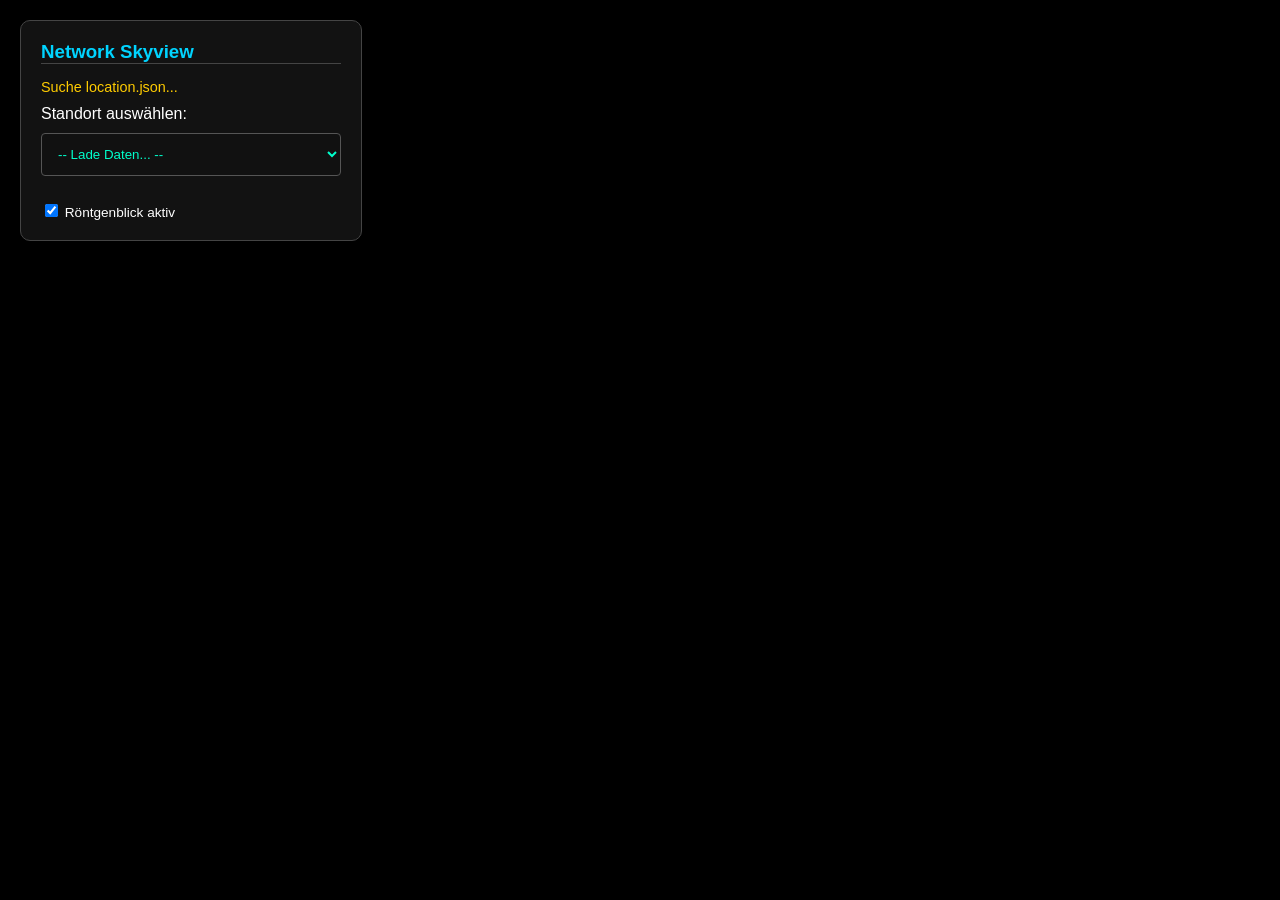
<file: 3d-maps/Cesium_Ion/index.html>
<!DOCTYPE html>
<html lang="de">
<head>
  <meta charset="utf-8">
  <title>Mine-Net Control Center | Final POC</title>
  <script src="https://cesium.com/downloads/cesiumjs/releases/1.115/Build/Cesium/Cesium.js"></script>
  <link href="https://cesium.com/downloads/cesiumjs/releases/1.115/Build/Cesium/Widgets/widgets.css" rel="stylesheet">
  <style>
    body { margin: 0; padding: 0; overflow: hidden; background: #000; font-family: 'Segoe UI', sans-serif; }
    #cesiumContainer { width: 100%; height: 100vh; }
    
    #ui-panel {
      position: absolute; top: 20px; left: 20px; z-index: 100;
      background: rgba(20, 20, 20, 0.95); color: white; padding: 20px;
      border: 1px solid #444; border-radius: 10px; width: 300px;
      box-shadow: 0 10px 30px rgba(0,0,0,0.5);
    }
    h3 { margin: 0 0 15px 0; color: #00d4ff; border-bottom: 1px solid #444; }
    select { 
      width: 100%; padding: 12px; margin: 10px 0; 
      background: #111; color: #00ffcc; border: 1px solid #555; border-radius: 4px;
    }
    .btn-main {
      width: 100%; padding: 12px; background: #00d4ff; color: #000; 
      border: none; border-radius: 4px; font-weight: bold; cursor: pointer;
      margin-top: 10px; display: none; /* Wird sichtbar wenn Standort gewählt */
    }
    #loading-hint { color: #ffcc00; font-size: 0.9em; margin-bottom: 10px; }
  </style>
</head>
<body>

  <div id="ui-panel">
    <h3>Network Skyview</h3>
    <div id="loading-hint">Suche location.json...</div>
    
    <label>Standort auswählen:</label>
    <select id="site-select"><option value="">-- Lade Daten... --</option></select>

    <button id="jump-to-threejs" class="btn-main">DETAILLIERTE INNENANSICHT</button>

    <div style="margin-top: 15px; font-size: 0.85em;">
      <input type="checkbox" id="xray-toggle" checked> <label>Röntgenblick aktiv</label>
    </div>
  </div>

  <div id="cesiumContainer"></div>

  <script>
    // --- 1. TOKEN ---
    Cesium.Ion.defaultAccessToken = 'eyJhbGciOiJIUzI1NiIsInR5cCI6IkpXVCJ9.eyJqdGkiOiJiNjg5NjNlMy04ZmQ3LTQxNjgtYWM4Mi1mZjU1NmY4YjFmMGUiLCJpZCI6NDExMDM0LCJpYXQiOjE3NzQ4Mzk1MTF9.RQ_1e40iMuK3LpJnnB17Bu3wCNYwwqHgBzsi0mEfGgA';
    
    let viewer;
    let allSites = [];
    let selectedSiteId = null;

    async function initApp() {
      try {
        viewer = new Cesium.Viewer('cesiumContainer', {
          terrainProvider: await Cesium.CesiumTerrainProvider.fromIonAssetId(1),
          baseLayerPicker: false, geocoder: false, infoBox: true, selectionIndicator: true
        });

        // --- SANDBOX FIX ---
        if (viewer.infoBox) {
          viewer.infoBox.frame.setAttribute('sandbox', 'allow-same-origin allow-scripts allow-popups allow-forms');
        }

        viewer.scene.globe.depthTestAgainstTerrain = true;
        viewer.scene.globe.translucency.enabled = true;
        viewer.scene.screenSpaceCameraController.enableCollisionDetection = false;

        await loadData();
      } catch (error) {
        document.getElementById('loading-hint').innerText = "Fehler: Token oder Verbindung prüfen.";
      }
    }

    async function loadData() {
      // Wir suchen nacheinander nach beiden Dateinamen
      const fileNames = ['location.json', 'locations.json'];
      let foundFile = null;

      for (const name of fileNames) {
        try {
          const check = await fetch(`./${name}`);
          if (check.ok) { foundFile = name; break; }
        } catch(e) {}
      }

      if (!foundFile) {
        document.getElementById('loading-hint').innerHTML = "<span style='color:red;'>DATEI NICHT GEFUNDEN!</span><br>Prüfe: location.json im Ordner Cesium_Ion?";
        return;
      }

      try {
        const response = await fetch(`./${foundFile}?nocache=${Date.now()}`);
        allSites = await response.json();
        renderSites(allSites);
        document.getElementById('loading-hint').style.display = 'none';
      } catch (e) {
        document.getElementById('loading-hint').innerText = "JSON Syntax Fehler!";
      }
    }

    // Status → Cesium-Farbe
    const STATUS_COLOR = {
      ok:       Cesium.Color.fromCssColorString('#27ae60'),
      warning:  Cesium.Color.fromCssColorString('#e67e22'),
      critical: Cesium.Color.fromCssColorString('#e74c3c'),
      down:     Cesium.Color.fromCssColorString('#c0392b'),
      unknown:  Cesium.Color.fromCssColorString('#7f8c8d'),
    };

    function renderSites(sites) {
      const select = document.getElementById('site-select');
      select.innerHTML = '<option value="">-- Bitte wählen --</option>';

      sites.forEach((site, index) => {
        const sId   = site.id || `id-${index}`;
        const color = STATUS_COLOR[site.status] ?? STATUS_COLOR.unknown;

        const opt = document.createElement('option');
        opt.value = sId;
        opt.innerText = site.name || sId;
        select.appendChild(opt);

        // Marker auf der Karte  (coords: [lon, lat])
        const entity = viewer.entities.add({
          id: sId,
          name: site.name,
          position: Cesium.Cartesian3.fromDegrees(site.coords[0], site.coords[1], 0),
          description: `
            <div style="color:white;font-family:sans-serif;padding:4px">
               <p style="margin:4px 0">Typ: ${site.type || '–'}</p>
               <p style="margin:4px 0">Status: ${site.status || 'Unbekannt'}</p>
               <button onclick="openInternalView('${sId}')"
                 style="padding:8px;width:100%;margin-top:8px;
                        background:#00d4ff;color:#000;border:none;cursor:pointer;font-weight:bold;">
                 Innenansicht öffnen
               </button>
            </div>`,
          point: { pixelSize: 12, color, outlineColor: Cesium.Color.WHITE, outlineWidth: 1 }
        });

        // Untertage-Struktur
        if (site.type === 'mine' && site.sohlen) {
            site.sohlen.forEach(sohle => {
                if(sohle.nodes) {
                    sohle.nodes.forEach(node => {
                        const nodePos = Cesium.Cartesian3.fromDegrees(site.coords[0] + (node.offset ? node.offset[0] : 0), site.coords[1] + (node.offset ? node.offset[1] : 0), sohle.depth);
                        viewer.entities.add({
                            position: nodePos, parent: entity,
                            point: { pixelSize: 6, color: Cesium.Color.CYAN },
                            polyline: { positions: [Cesium.Cartesian3.fromDegrees(site.coords[0], site.coords[1], 0), nodePos], width: 1, material: Cesium.Color.CYAN.withAlpha(0.3) }
                        });
                    });
                }
            });
        }
      });
    }

    // --- EVENTS ---

    document.getElementById('site-select').addEventListener('change', (e) => {
      selectedSiteId = e.target.value;
      const entity = viewer.entities.getById(selectedSiteId);
      if (entity) {
        viewer.flyTo(entity, { offset: new Cesium.HeadingPitchRange(0, -0.5, 5000) });
        document.getElementById('jump-to-threejs').style.display = 'block';
      } else {
        document.getElementById('jump-to-threejs').style.display = 'none';
      }
    });

    document.getElementById('jump-to-threejs').addEventListener('click', () => {
      if (selectedSiteId) openInternalView(selectedSiteId);
    });

    window.openInternalView = function(id) {
      const site = allSites.find(s => (s.id || '') === id);
      const modelId = site?.modelId ?? '';
      window.location.href = `internal_view.html?id=${id}&modelId=${encodeURIComponent(modelId)}`;
    };

    document.getElementById('xray-toggle').addEventListener('change', (e) => {
      viewer.scene.globe.translucency.enabled = e.target.checked;
    });

    initApp();
  </script>
</body>
</html>
</file>
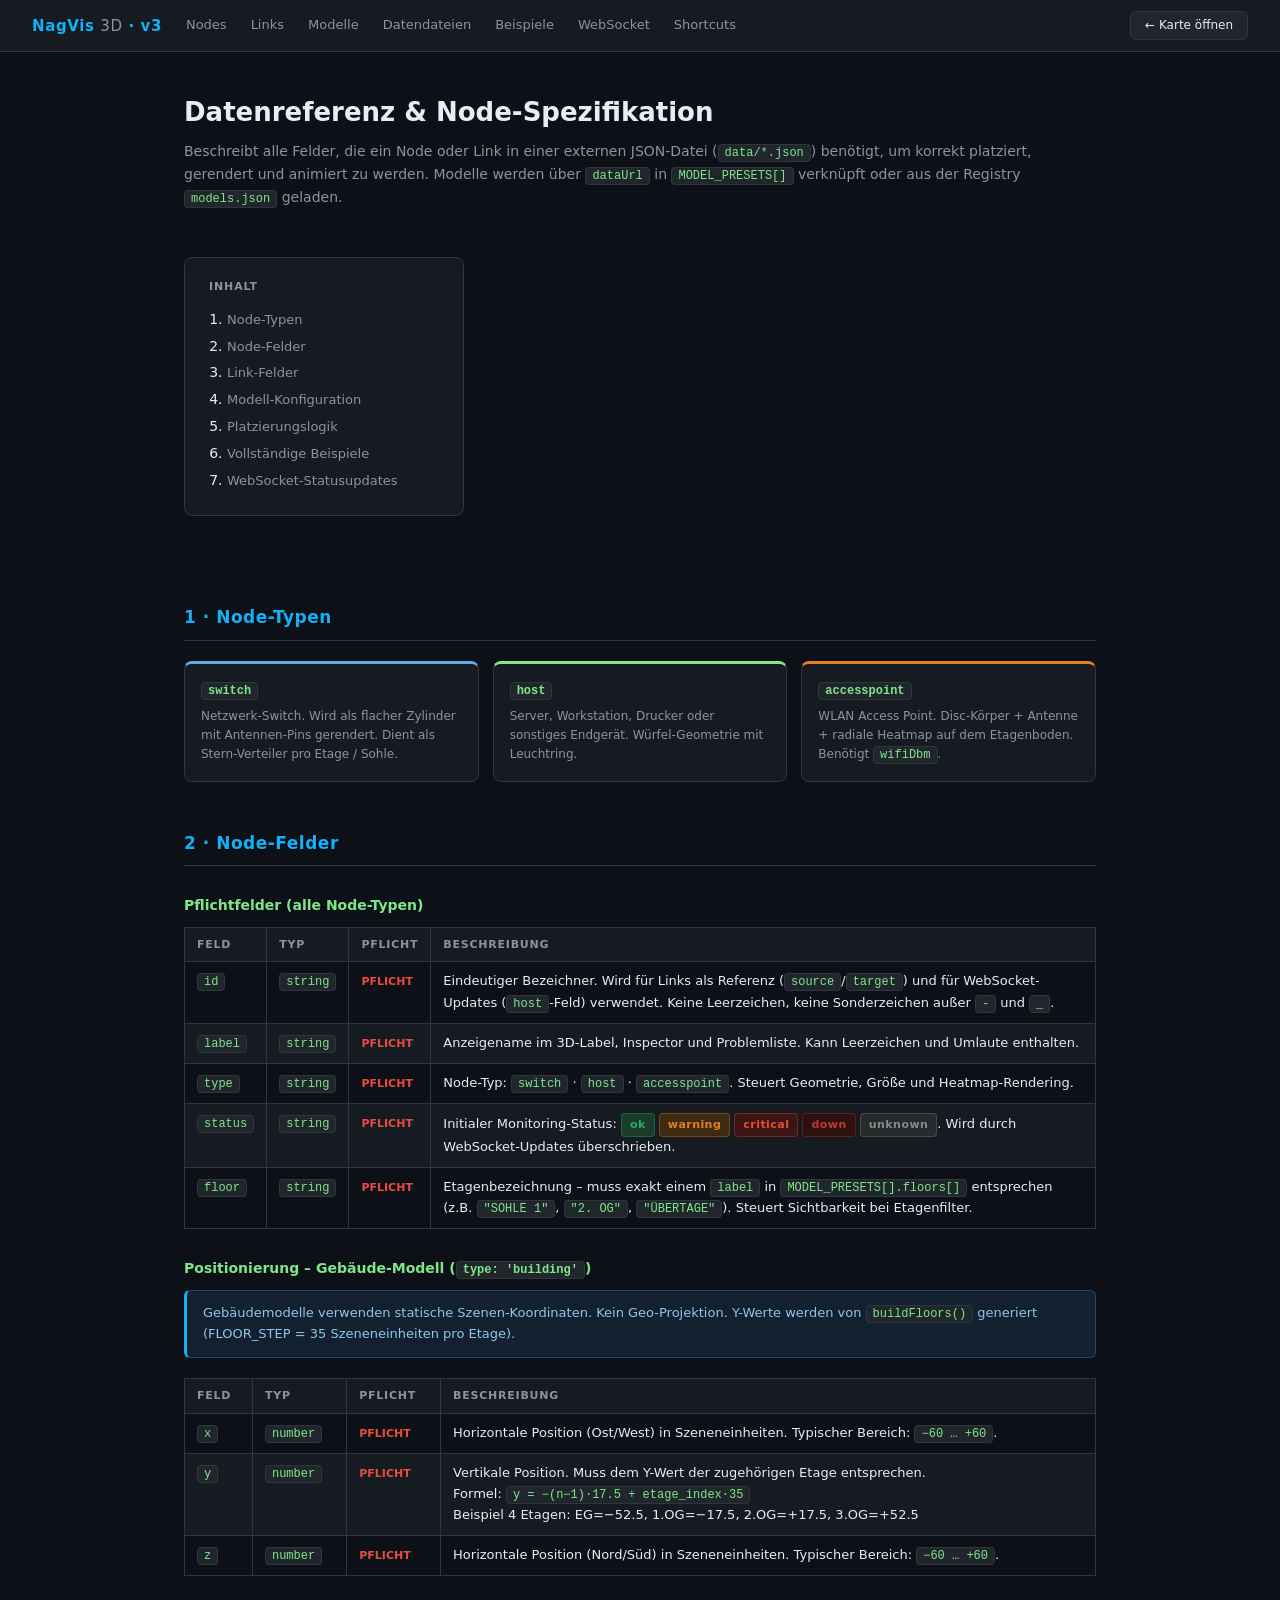
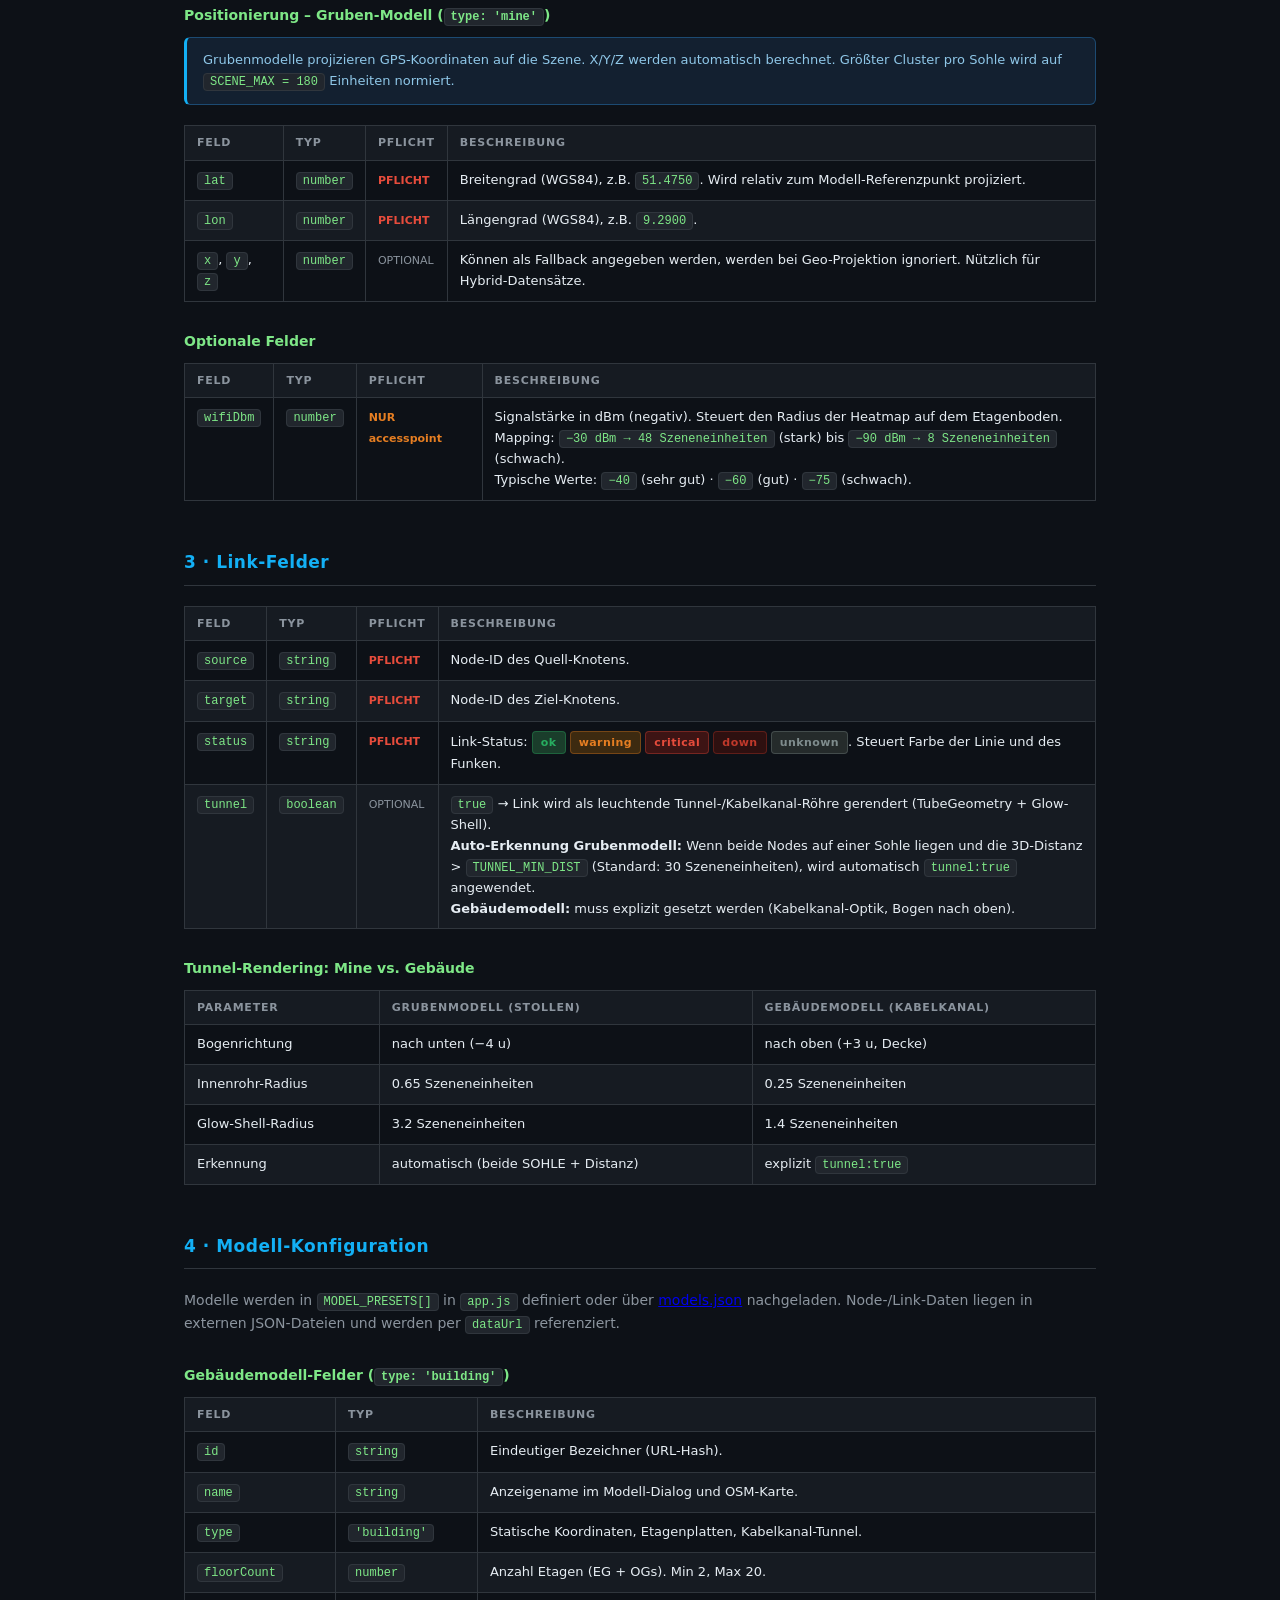
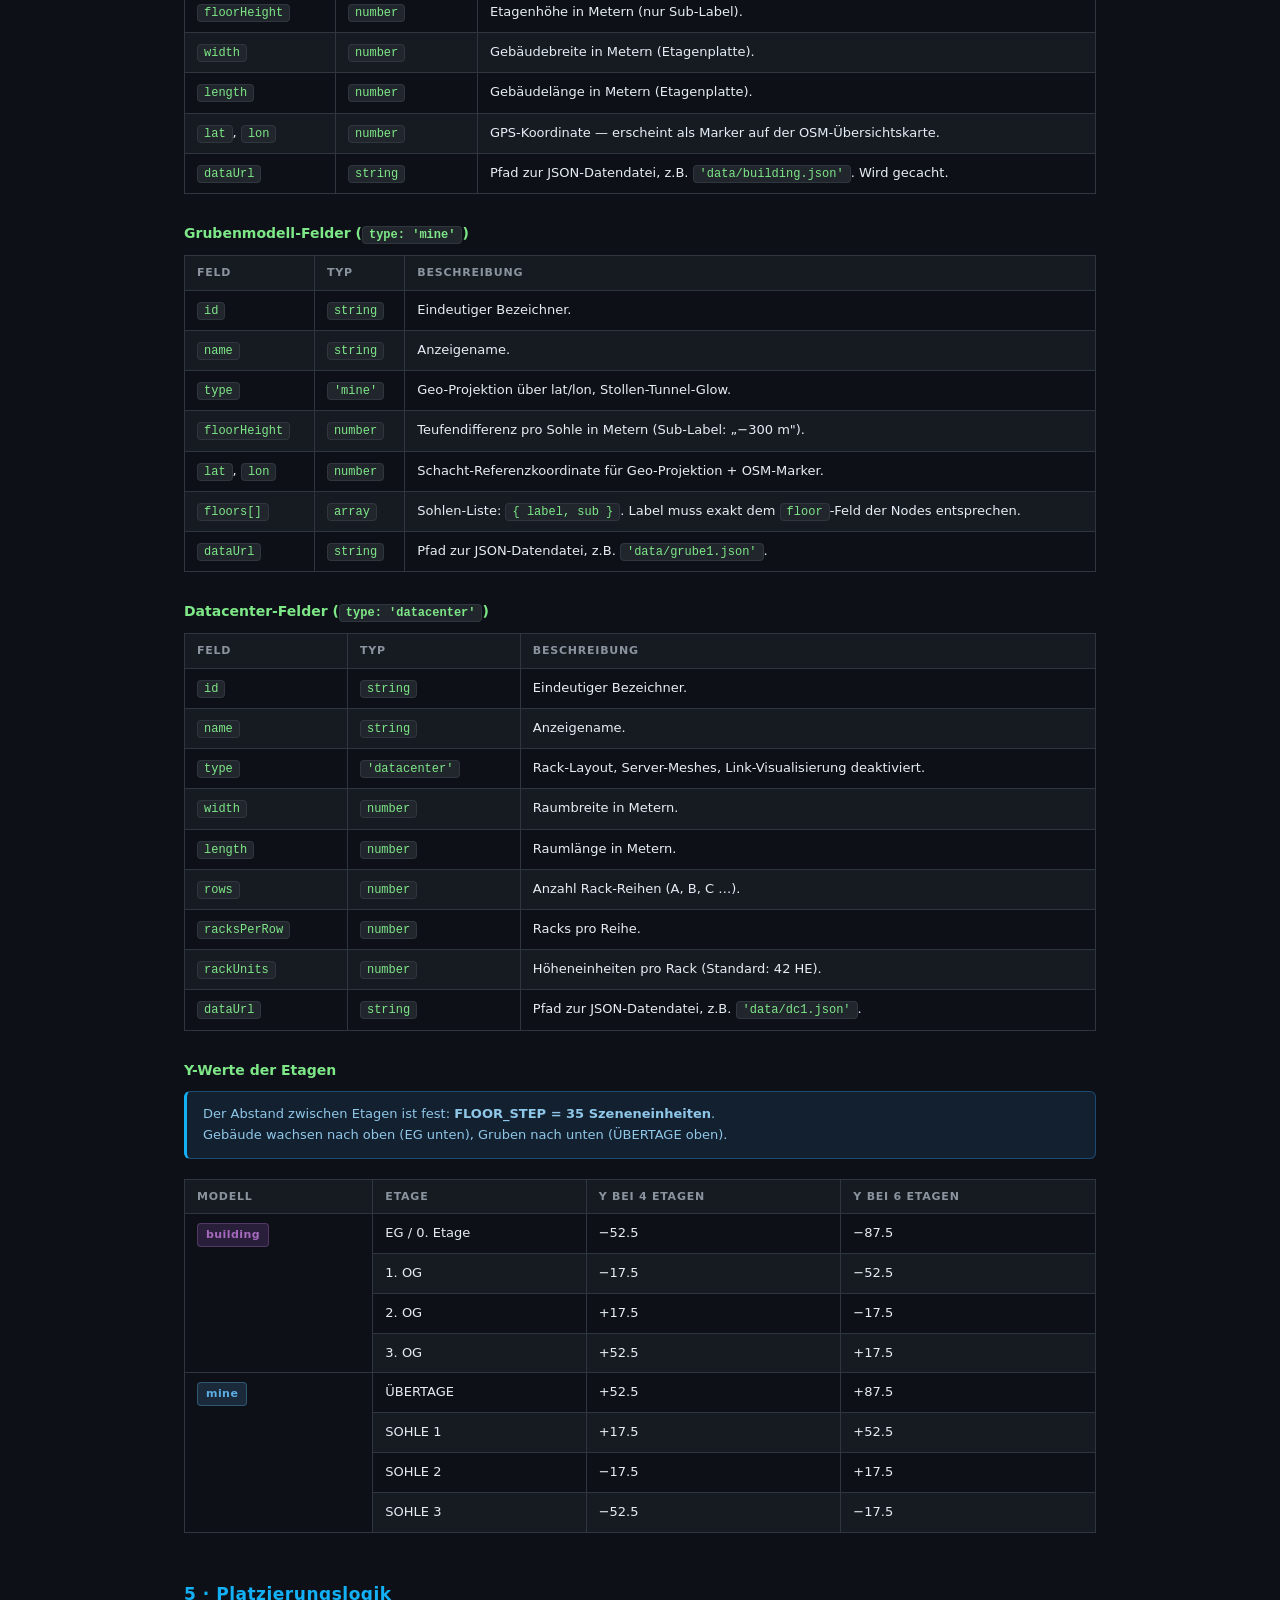
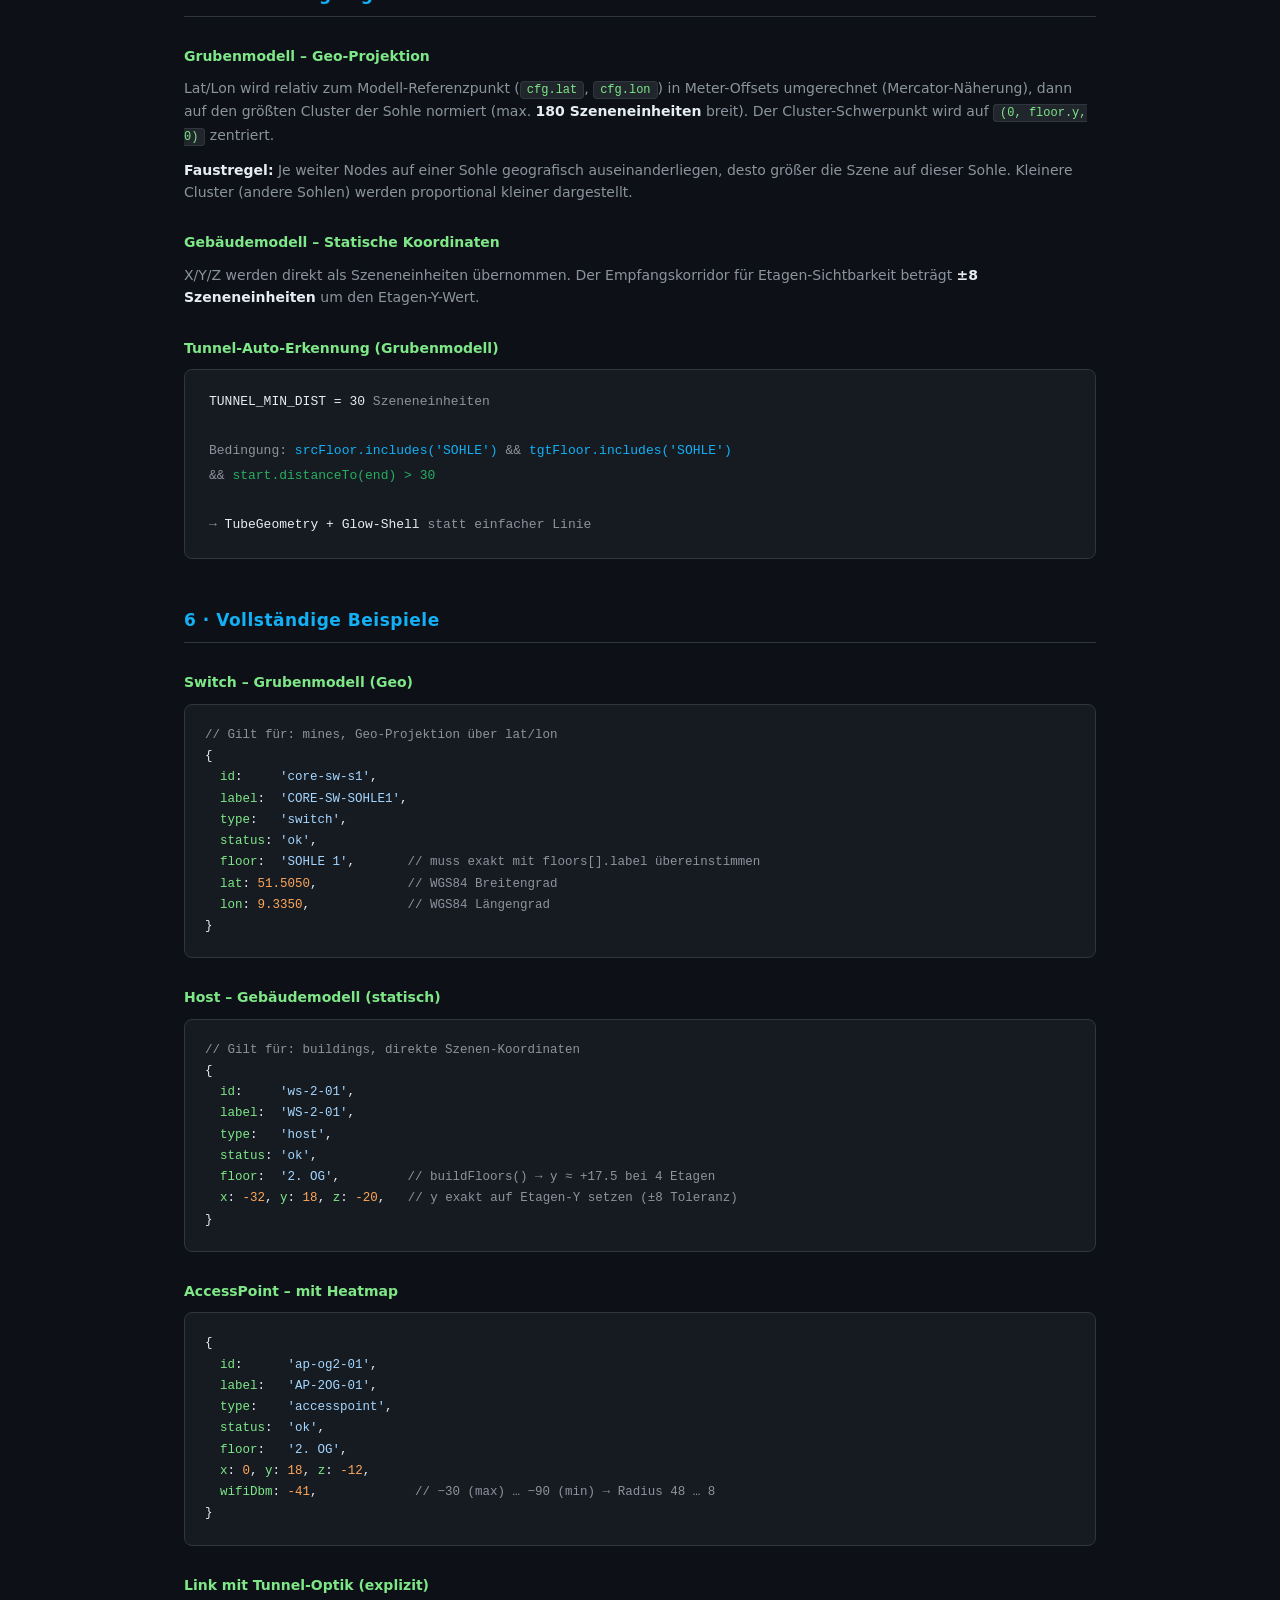
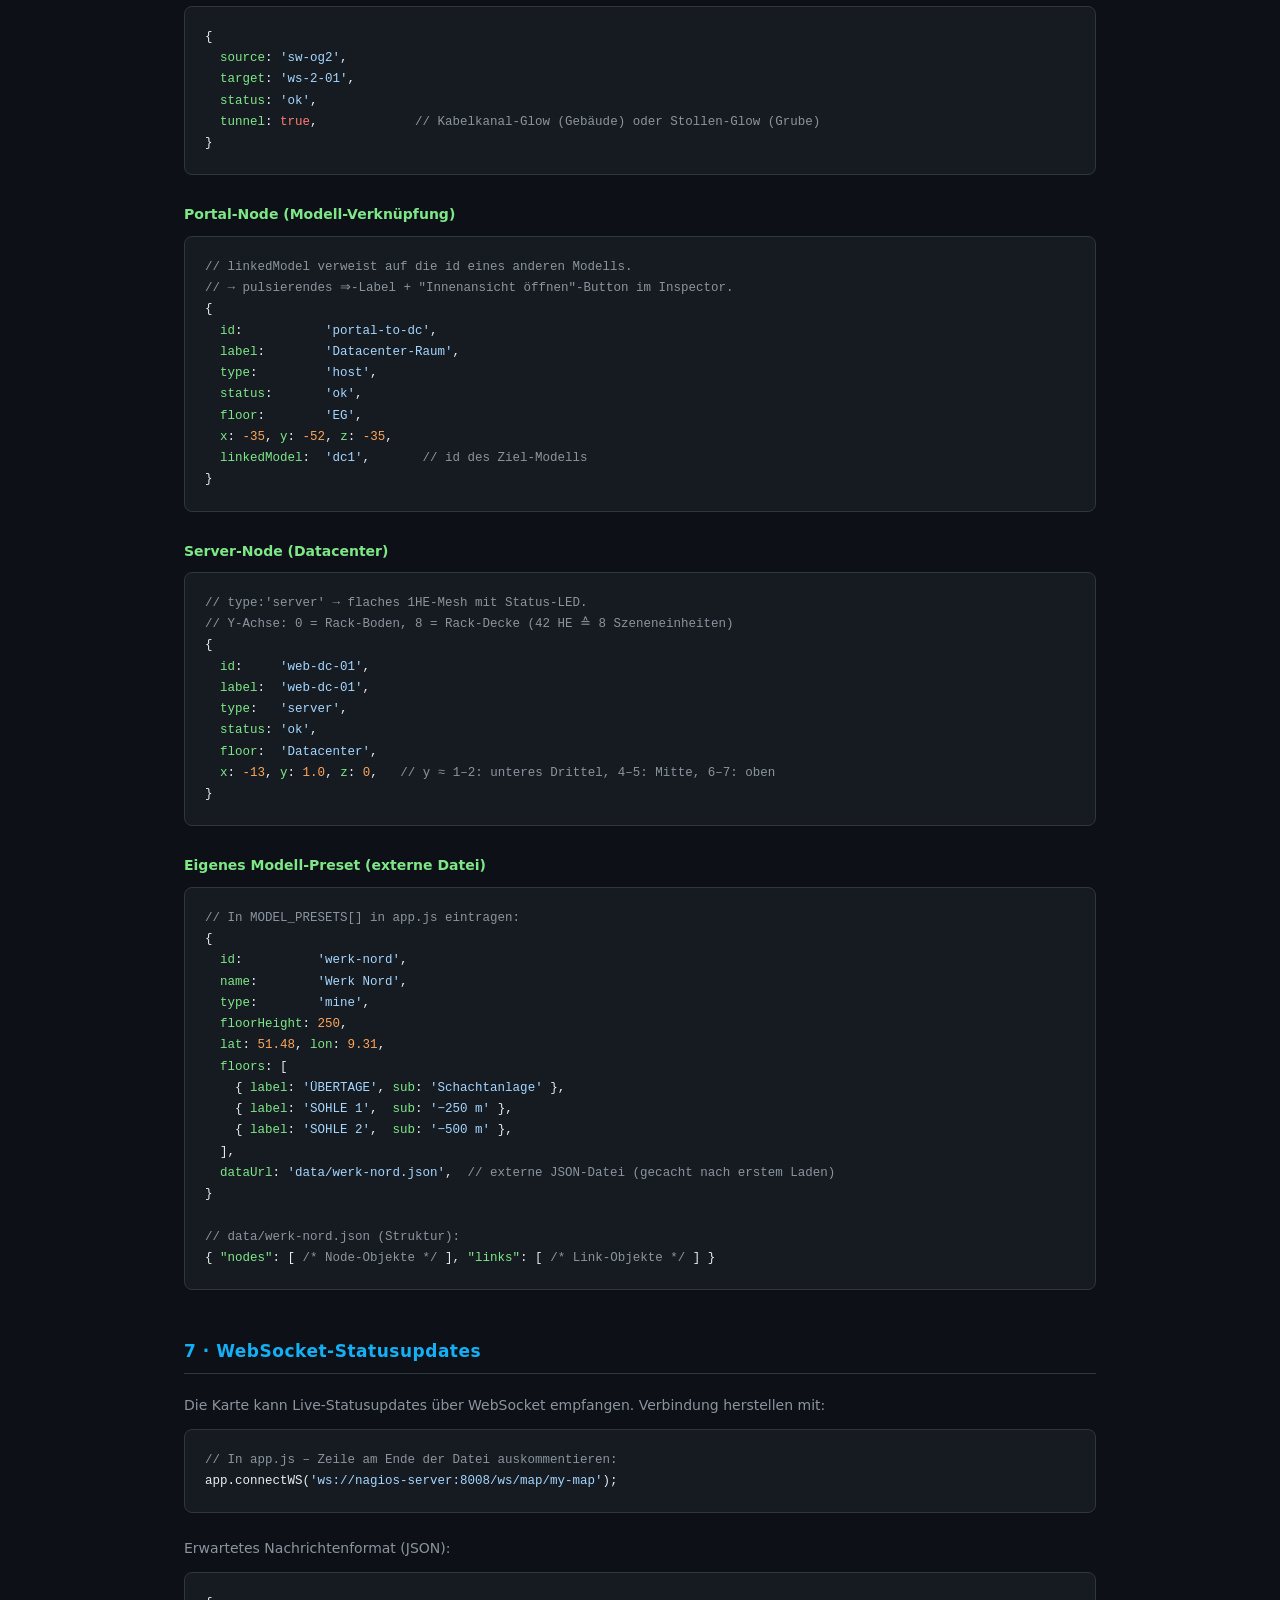
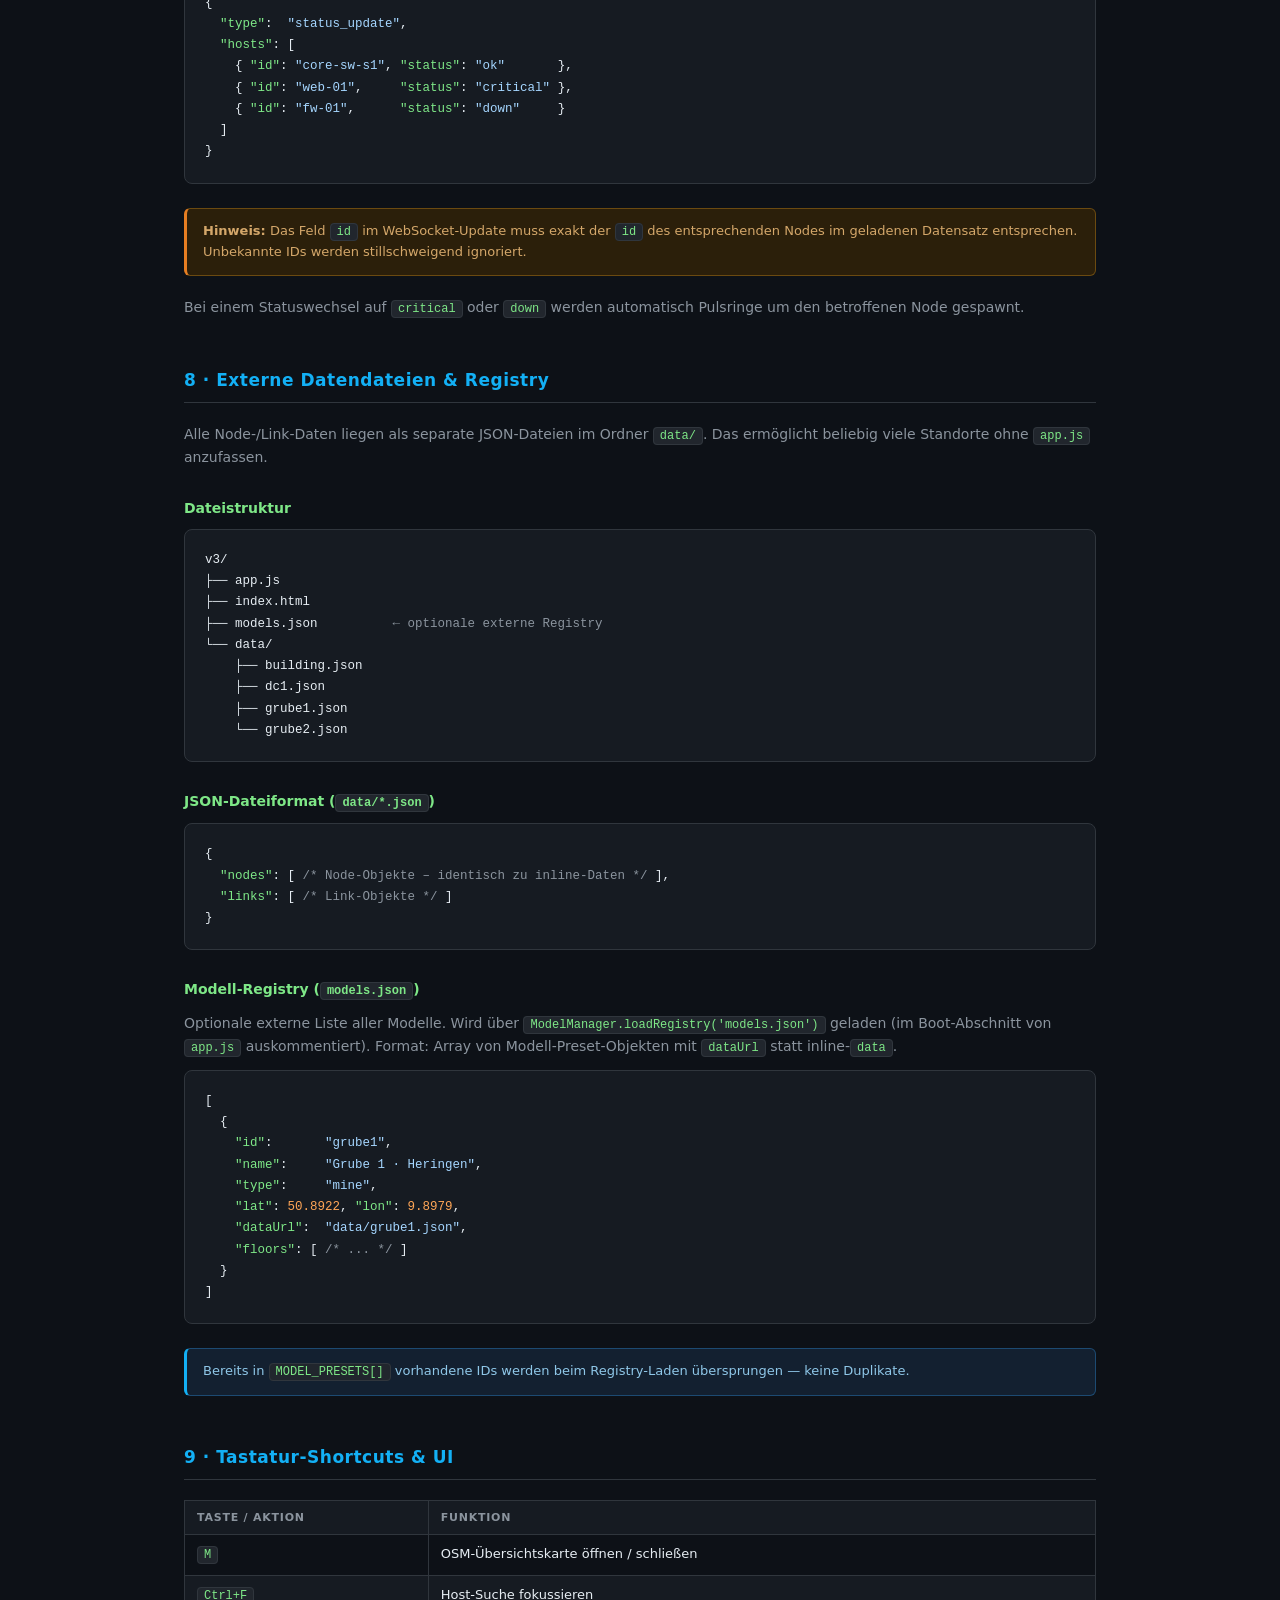
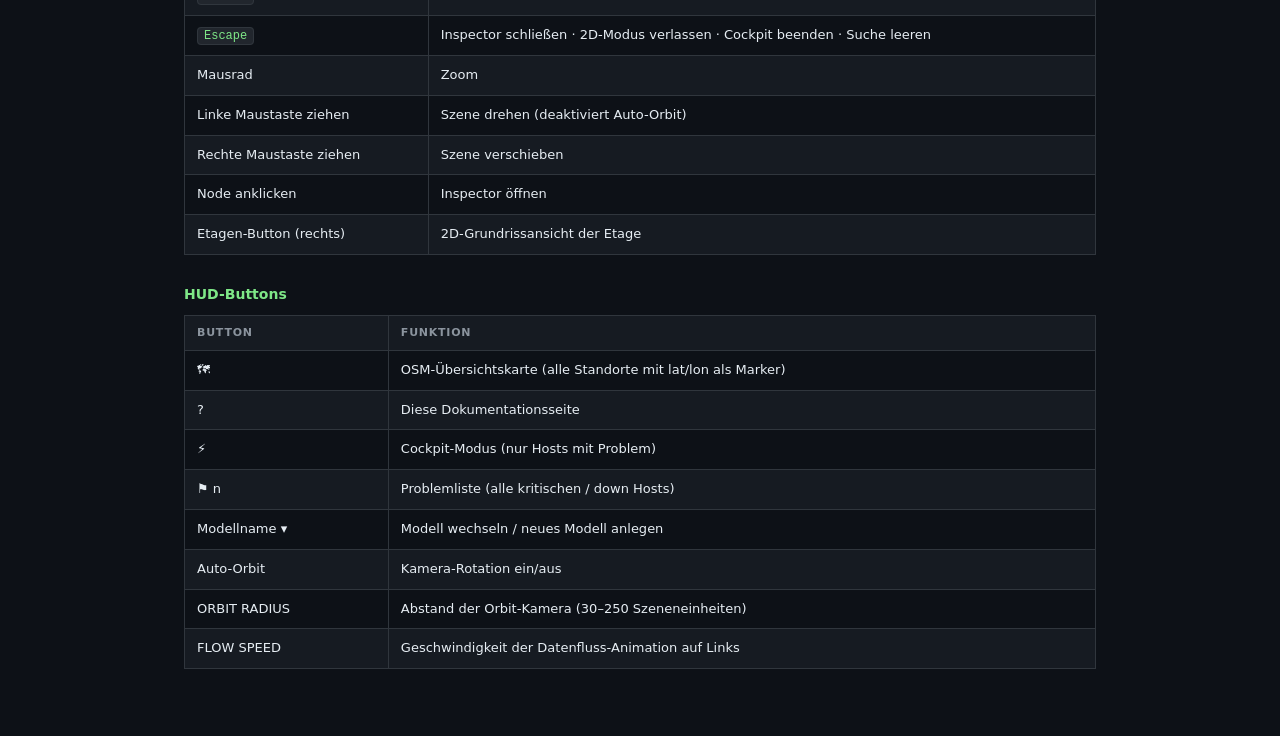
<file: 3d-maps/info.html>
<!DOCTYPE html>
<html lang="de">
<head>
  <meta charset="UTF-8">
  <meta name="viewport" content="width=device-width, initial-scale=1.0">
  <title>NagVis 3D · Datenreferenz</title>
  <style>
    *, *::before, *::after { box-sizing: border-box; margin: 0; padding: 0; }

    :root {
      --bg:      #0d1117;
      --bg2:     #161b22;
      --bg3:     #21262d;
      --border:  #30363d;
      --text:    #e6edf3;
      --muted:   #8b949e;
      --ok:      #27ae60;
      --warn:    #e67e22;
      --crit:    #e74c3c;
      --down:    #c0392b;
      --unkn:    #7f8c8d;
      --accent:  #13b0f5;
      --accent2: #7ee787;
    }

    body {
      background: var(--bg);
      color: var(--text);
      font-family: 'Segoe UI', system-ui, sans-serif;
      font-size: 14px;
      line-height: 1.6;
    }

    /* ── Nav ── */
    nav {
      position: sticky; top: 0; z-index: 100;
      background: var(--bg2);
      border-bottom: 1px solid var(--border);
      display: flex; align-items: center; gap: 24px;
      padding: 0 32px; height: 52px;
    }
    .nav-brand { font-size: 15px; font-weight: 700; color: var(--accent); letter-spacing: .04em; }
    .nav-brand span { color: var(--muted); font-weight: 400; }
    nav a { color: var(--muted); text-decoration: none; font-size: 13px; transition: color .15s; }
    nav a:hover { color: var(--text); }
    .nav-back {
      margin-left: auto;
      background: var(--bg3); border: 1px solid var(--border);
      color: var(--text); padding: 4px 14px; border-radius: 6px;
      text-decoration: none; font-size: 12px;
    }
    .nav-back:hover { border-color: var(--accent); color: var(--accent); }

    /* ── Layout ── */
    .page { max-width: 960px; margin: 0 auto; padding: 40px 24px 80px; }

    h1 { font-size: 26px; font-weight: 700; margin-bottom: 6px; }
    .lead { color: var(--muted); margin-bottom: 48px; font-size: 14px; }

    h2 {
      font-size: 17px; font-weight: 600; color: var(--accent);
      border-bottom: 1px solid var(--border);
      padding-bottom: 8px; margin: 48px 0 20px;
      letter-spacing: .03em;
    }
    h3 { font-size: 14px; font-weight: 600; color: var(--accent2); margin: 28px 0 10px; }
    p  { color: var(--muted); margin-bottom: 12px; }
    p strong { color: var(--text); }

    /* ── Field table ── */
    .field-table { width: 100%; border-collapse: collapse; margin-bottom: 24px; }
    .field-table th {
      text-align: left; font-size: 11px; font-weight: 600;
      color: var(--muted); letter-spacing: .07em; text-transform: uppercase;
      padding: 8px 12px; background: var(--bg2);
      border: 1px solid var(--border);
    }
    .field-table td {
      padding: 9px 12px; border: 1px solid var(--border);
      vertical-align: top; font-size: 13px;
    }
    .field-table tr:nth-child(even) td { background: var(--bg2); }
    .field-table tr:hover td { background: var(--bg3); }

    code {
      font-family: 'Cascadia Code', 'Fira Code', monospace;
      background: var(--bg3); border: 1px solid var(--border);
      padding: 1px 6px; border-radius: 4px; font-size: 12px;
      color: var(--accent2);
    }
    .req  { color: var(--crit);  font-size: 11px; font-weight: 700; }
    .opt  { color: var(--muted); font-size: 11px; }
    .cond { color: var(--warn);  font-size: 11px; font-weight: 600; }

    /* ── Type badges ── */
    .badge {
      display: inline-block; padding: 2px 8px; border-radius: 4px;
      font-size: 11px; font-weight: 600; letter-spacing: .04em;
    }
    .b-ok   { background: #1a3d2b; color: var(--ok);   border: 1px solid #27ae6055; }
    .b-warn { background: #3d2a10; color: var(--warn); border: 1px solid #e67e2255; }
    .b-crit { background: #3d1414; color: var(--crit); border: 1px solid #e74c3c55; }
    .b-down { background: #2e1010; color: var(--down); border: 1px solid #c0392b55; }
    .b-unkn { background: #252b2b; color: var(--unkn); border: 1px solid #7f8c8d55; }
    .b-mine { background: #1a2a3a; color: #5dade2;     border: 1px solid #5dade255; }
    .b-bld  { background: #2a1f3a; color: #a569bd;     border: 1px solid #a569bd55; }
    .b-type { background: var(--bg3); color: var(--accent); border: 1px solid var(--border); }

    /* ── Code block ── */
    pre {
      background: var(--bg2); border: 1px solid var(--border);
      border-radius: 8px; padding: 20px; overflow-x: auto;
      font-family: 'Cascadia Code', 'Fira Code', monospace;
      font-size: 12.5px; line-height: 1.7; margin-bottom: 24px;
    }
    pre .c  { color: var(--muted); }
    pre .k  { color: #ff7b72; }
    pre .s  { color: #a5d6ff; }
    pre .n  { color: var(--accent2); }
    pre .v  { color: #ffa657; }

    /* ── Info / note boxes ── */
    .note {
      background: #132030; border: 1px solid #1c4a72;
      border-left: 3px solid var(--accent);
      border-radius: 6px; padding: 12px 16px; margin-bottom: 20px;
      color: #8fc7e8; font-size: 13px;
    }
    .warn-box {
      background: #2b1f0a; border: 1px solid #6b4a10;
      border-left: 3px solid var(--warn);
      border-radius: 6px; padding: 12px 16px; margin-bottom: 20px;
      color: #d4a76a; font-size: 13px;
    }

    /* ── Topology diagram ── */
    .topo {
      background: var(--bg2); border: 1px solid var(--border);
      border-radius: 8px; padding: 20px 24px; margin-bottom: 24px;
      font-family: monospace; font-size: 13px; line-height: 1.9;
      color: var(--muted);
    }
    .topo .hl  { color: var(--text); }
    .topo .ok  { color: var(--ok); }
    .topo .tun { color: var(--accent); }
    .topo .ln  { color: #555; }

    /* ── Node type cards ── */
    .type-grid { display: grid; grid-template-columns: repeat(3,1fr); gap: 14px; margin-bottom: 28px; }
    .type-card {
      background: var(--bg2); border: 1px solid var(--border);
      border-radius: 8px; padding: 16px;
    }
    .type-card h4 { font-size: 13px; font-weight: 600; margin-bottom: 6px; }
    .type-card p  { font-size: 12px; margin: 0; }
    .type-card.t-switch { border-top: 3px solid #5dade2; }
    .type-card.t-host   { border-top: 3px solid var(--accent2); }
    .type-card.t-ap     { border-top: 3px solid var(--warn); }

    /* ── Section anchor ── */
    section { scroll-margin-top: 64px; }

    /* ── TOC ── */
    .toc {
      background: var(--bg2); border: 1px solid var(--border);
      border-radius: 8px; padding: 20px 24px; margin-bottom: 40px;
      display: inline-block; min-width: 280px;
    }
    .toc-title { font-size: 11px; font-weight: 700; letter-spacing: .08em;
                 text-transform: uppercase; color: var(--muted); margin-bottom: 12px; }
    .toc ol { padding-left: 18px; }
    .toc li { margin: 4px 0; }
    .toc a  { color: var(--muted); text-decoration: none; font-size: 13px; }
    .toc a:hover { color: var(--accent); }

    @media (max-width: 600px) {
      .type-grid { grid-template-columns: 1fr; }
    }
  </style>
</head>
<body>

<nav>
  <div class="nav-brand">NagVis <span>3D</span> · v3</div>
  <a href="#nodes">Nodes</a>
  <a href="#links">Links</a>
  <a href="#models">Modelle</a>
  <a href="#data">Datendateien</a>
  <a href="#examples">Beispiele</a>
  <a href="#ws">WebSocket</a>
  <a href="#shortcuts">Shortcuts</a>
  <a href="index.html" class="nav-back">← Karte öffnen</a>
</nav>

<div class="page">

  <h1>Datenreferenz &amp; Node-Spezifikation</h1>
  <p class="lead">
    Beschreibt alle Felder, die ein Node oder Link in einer externen JSON-Datei (<code>data/*.json</code>)
    benötigt, um korrekt platziert, gerendert und animiert zu werden.
    Modelle werden über <code>dataUrl</code> in <code>MODEL_PRESETS[]</code> verknüpft
    oder aus der Registry <code>models.json</code> geladen.
  </p>

  <div class="toc">
    <div class="toc-title">Inhalt</div>
    <ol>
      <li><a href="#nodetypes">Node-Typen</a></li>
      <li><a href="#nodes">Node-Felder</a></li>
      <li><a href="#links">Link-Felder</a></li>
      <li><a href="#models">Modell-Konfiguration</a></li>
      <li><a href="#placement">Platzierungslogik</a></li>
      <li><a href="#examples">Vollständige Beispiele</a></li>
      <li><a href="#ws">WebSocket-Statusupdates</a></li>
    </ol>
  </div>

  <!-- ══════════════════════════════════════════════════════════ -->
  <section id="nodetypes">
    <h2>1 · Node-Typen</h2>

    <div class="type-grid">
      <div class="type-card t-switch">
        <h4><code>switch</code></h4>
        <p>Netzwerk-Switch. Wird als flacher Zylinder mit Antennen-Pins gerendert. Dient als Stern-Verteiler pro Etage / Sohle.</p>
      </div>
      <div class="type-card t-host">
        <h4><code>host</code></h4>
        <p>Server, Workstation, Drucker oder sonstiges Endgerät. Würfel-Geometrie mit Leuchtring.</p>
      </div>
      <div class="type-card t-ap">
        <h4><code>accesspoint</code></h4>
        <p>WLAN Access Point. Disc-Körper + Antenne + radiale Heatmap auf dem Etagenboden. Benötigt <code>wifiDbm</code>.</p>
      </div>
    </div>
  </section>

  <!-- ══════════════════════════════════════════════════════════ -->
  <section id="nodes">
    <h2>2 · Node-Felder</h2>

    <h3>Pflichtfelder (alle Node-Typen)</h3>
    <table class="field-table">
      <thead>
        <tr>
          <th>Feld</th><th>Typ</th><th>Pflicht</th><th>Beschreibung</th>
        </tr>
      </thead>
      <tbody>
        <tr>
          <td><code>id</code></td>
          <td><code>string</code></td>
          <td><span class="req">PFLICHT</span></td>
          <td>Eindeutiger Bezeichner. Wird für Links als Referenz (<code>source</code>/<code>target</code>) und für WebSocket-Updates (<code>host</code>-Feld) verwendet. Keine Leerzeichen, keine Sonderzeichen außer <code>-</code> und <code>_</code>.</td>
        </tr>
        <tr>
          <td><code>label</code></td>
          <td><code>string</code></td>
          <td><span class="req">PFLICHT</span></td>
          <td>Anzeigename im 3D-Label, Inspector und Problemliste. Kann Leerzeichen und Umlaute enthalten.</td>
        </tr>
        <tr>
          <td><code>type</code></td>
          <td><code>string</code></td>
          <td><span class="req">PFLICHT</span></td>
          <td>Node-Typ: <code>switch</code> · <code>host</code> · <code>accesspoint</code>. Steuert Geometrie, Größe und Heatmap-Rendering.</td>
        </tr>
        <tr>
          <td><code>status</code></td>
          <td><code>string</code></td>
          <td><span class="req">PFLICHT</span></td>
          <td>Initialer Monitoring-Status: <span class="badge b-ok">ok</span> <span class="badge b-warn">warning</span> <span class="badge b-crit">critical</span> <span class="badge b-down">down</span> <span class="badge b-unkn">unknown</span>. Wird durch WebSocket-Updates überschrieben.</td>
        </tr>
        <tr>
          <td><code>floor</code></td>
          <td><code>string</code></td>
          <td><span class="req">PFLICHT</span></td>
          <td>Etagenbezeichnung – muss exakt einem <code>label</code> in <code>MODEL_PRESETS[].floors[]</code> entsprechen (z.B. <code>"SOHLE 1"</code>, <code>"2. OG"</code>, <code>"ÜBERTAGE"</code>). Steuert Sichtbarkeit bei Etagenfilter.</td>
        </tr>
      </tbody>
    </table>

    <h3>Positionierung – Gebäude-Modell (<code>type: 'building'</code>)</h3>
    <div class="note">
      Gebäudemodelle verwenden statische Szenen-Koordinaten. Kein Geo-Projektion.
      Y-Werte werden von <code>buildFloors()</code> generiert (FLOOR_STEP = 35 Szeneneinheiten pro Etage).
    </div>
    <table class="field-table">
      <thead>
        <tr><th>Feld</th><th>Typ</th><th>Pflicht</th><th>Beschreibung</th></tr>
      </thead>
      <tbody>
        <tr>
          <td><code>x</code></td><td><code>number</code></td>
          <td><span class="req">PFLICHT</span></td>
          <td>Horizontale Position (Ost/West) in Szeneneinheiten. Typischer Bereich: <code>−60 … +60</code>.</td>
        </tr>
        <tr>
          <td><code>y</code></td><td><code>number</code></td>
          <td><span class="req">PFLICHT</span></td>
          <td>Vertikale Position. Muss dem Y-Wert der zugehörigen Etage entsprechen.<br>
              Formel: <code>y = −(n−1)·17.5 + etage_index·35</code><br>
              Beispiel 4 Etagen: EG=−52.5, 1.OG=−17.5, 2.OG=+17.5, 3.OG=+52.5</td>
        </tr>
        <tr>
          <td><code>z</code></td><td><code>number</code></td>
          <td><span class="req">PFLICHT</span></td>
          <td>Horizontale Position (Nord/Süd) in Szeneneinheiten. Typischer Bereich: <code>−60 … +60</code>.</td>
        </tr>
      </tbody>
    </table>

    <h3>Positionierung – Gruben-Modell (<code>type: 'mine'</code>)</h3>
    <div class="note">
      Grubenmodelle projizieren GPS-Koordinaten auf die Szene. X/Y/Z werden automatisch berechnet.
      Größter Cluster pro Sohle wird auf <code>SCENE_MAX = 180</code> Einheiten normiert.
    </div>
    <table class="field-table">
      <thead>
        <tr><th>Feld</th><th>Typ</th><th>Pflicht</th><th>Beschreibung</th></tr>
      </thead>
      <tbody>
        <tr>
          <td><code>lat</code></td><td><code>number</code></td>
          <td><span class="req">PFLICHT</span></td>
          <td>Breitengrad (WGS84), z.B. <code>51.4750</code>. Wird relativ zum Modell-Referenzpunkt projiziert.</td>
        </tr>
        <tr>
          <td><code>lon</code></td><td><code>number</code></td>
          <td><span class="req">PFLICHT</span></td>
          <td>Längengrad (WGS84), z.B. <code>9.2900</code>.</td>
        </tr>
        <tr>
          <td><code>x</code>, <code>y</code>, <code>z</code></td><td><code>number</code></td>
          <td><span class="opt">OPTIONAL</span></td>
          <td>Können als Fallback angegeben werden, werden bei Geo-Projektion ignoriert. Nützlich für Hybrid-Datensätze.</td>
        </tr>
      </tbody>
    </table>

    <h3>Optionale Felder</h3>
    <table class="field-table">
      <thead>
        <tr><th>Feld</th><th>Typ</th><th>Pflicht</th><th>Beschreibung</th></tr>
      </thead>
      <tbody>
        <tr>
          <td><code>wifiDbm</code></td><td><code>number</code></td>
          <td><span class="cond">NUR accesspoint</span></td>
          <td>Signalstärke in dBm (negativ). Steuert den Radius der Heatmap auf dem Etagenboden.<br>
              Mapping: <code>−30 dBm → 48 Szeneneinheiten</code> (stark) bis <code>−90 dBm → 8 Szeneneinheiten</code> (schwach).<br>
              Typische Werte: <code>−40</code> (sehr gut) · <code>−60</code> (gut) · <code>−75</code> (schwach).</td>
        </tr>
      </tbody>
    </table>
  </section>

  <!-- ══════════════════════════════════════════════════════════ -->
  <section id="links">
    <h2>3 · Link-Felder</h2>

    <table class="field-table">
      <thead>
        <tr><th>Feld</th><th>Typ</th><th>Pflicht</th><th>Beschreibung</th></tr>
      </thead>
      <tbody>
        <tr>
          <td><code>source</code></td><td><code>string</code></td>
          <td><span class="req">PFLICHT</span></td>
          <td>Node-ID des Quell-Knotens.</td>
        </tr>
        <tr>
          <td><code>target</code></td><td><code>string</code></td>
          <td><span class="req">PFLICHT</span></td>
          <td>Node-ID des Ziel-Knotens.</td>
        </tr>
        <tr>
          <td><code>status</code></td><td><code>string</code></td>
          <td><span class="req">PFLICHT</span></td>
          <td>Link-Status: <span class="badge b-ok">ok</span> <span class="badge b-warn">warning</span> <span class="badge b-crit">critical</span> <span class="badge b-down">down</span> <span class="badge b-unkn">unknown</span>. Steuert Farbe der Linie und des Funken.</td>
        </tr>
        <tr>
          <td><code>tunnel</code></td><td><code>boolean</code></td>
          <td><span class="opt">OPTIONAL</span></td>
          <td>
            <code>true</code> → Link wird als leuchtende Tunnel-/Kabelkanal-Röhre gerendert (TubeGeometry + Glow-Shell).<br>
            <strong>Auto-Erkennung Grubenmodell:</strong> Wenn beide Nodes auf einer Sohle liegen und die 3D-Distanz
            &gt; <code>TUNNEL_MIN_DIST</code> (Standard: 30 Szeneneinheiten), wird automatisch <code>tunnel:true</code> angewendet.<br>
            <strong>Gebäudemodell:</strong> muss explizit gesetzt werden (Kabelkanal-Optik, Bogen nach oben).
          </td>
        </tr>
      </tbody>
    </table>

    <h3>Tunnel-Rendering: Mine vs. Gebäude</h3>
    <table class="field-table">
      <thead>
        <tr><th>Parameter</th><th>Grubenmodell (Stollen)</th><th>Gebäudemodell (Kabelkanal)</th></tr>
      </thead>
      <tbody>
        <tr><td>Bogenrichtung</td><td>nach unten (−4 u)</td><td>nach oben (+3 u, Decke)</td></tr>
        <tr><td>Innenrohr-Radius</td><td>0.65 Szeneneinheiten</td><td>0.25 Szeneneinheiten</td></tr>
        <tr><td>Glow-Shell-Radius</td><td>3.2 Szeneneinheiten</td><td>1.4 Szeneneinheiten</td></tr>
        <tr><td>Erkennung</td><td>automatisch (beide SOHLE + Distanz)</td><td>explizit <code>tunnel:true</code></td></tr>
      </tbody>
    </table>
  </section>

  <!-- ══════════════════════════════════════════════════════════ -->
  <section id="models">
    <h2>4 · Modell-Konfiguration</h2>

    <p>Modelle werden in <code>MODEL_PRESETS[]</code> in <code>app.js</code> definiert
    oder über <a href="#data">models.json</a> nachgeladen. Node-/Link-Daten liegen in
    externen JSON-Dateien und werden per <code>dataUrl</code> referenziert.</p>

    <h3>Gebäudemodell-Felder (<code>type: 'building'</code>)</h3>
    <table class="field-table">
      <thead>
        <tr><th>Feld</th><th>Typ</th><th>Beschreibung</th></tr>
      </thead>
      <tbody>
        <tr><td><code>id</code></td><td><code>string</code></td><td>Eindeutiger Bezeichner (URL-Hash).</td></tr>
        <tr><td><code>name</code></td><td><code>string</code></td><td>Anzeigename im Modell-Dialog und OSM-Karte.</td></tr>
        <tr><td><code>type</code></td><td><code>'building'</code></td><td>Statische Koordinaten, Etagenplatten, Kabelkanal-Tunnel.</td></tr>
        <tr><td><code>floorCount</code></td><td><code>number</code></td><td>Anzahl Etagen (EG + OGs). Min 2, Max 20.</td></tr>
        <tr><td><code>floorHeight</code></td><td><code>number</code></td><td>Etagenhöhe in Metern (nur Sub-Label).</td></tr>
        <tr><td><code>width</code></td><td><code>number</code></td><td>Gebäudebreite in Metern (Etagenplatte).</td></tr>
        <tr><td><code>length</code></td><td><code>number</code></td><td>Gebäudelänge in Metern (Etagenplatte).</td></tr>
        <tr><td><code>lat</code>, <code>lon</code></td><td><code>number</code></td><td>GPS-Koordinate — erscheint als Marker auf der OSM-Übersichtskarte.</td></tr>
        <tr><td><code>dataUrl</code></td><td><code>string</code></td><td>Pfad zur JSON-Datendatei, z.B. <code>'data/building.json'</code>. Wird gecacht.</td></tr>
      </tbody>
    </table>

    <h3>Grubenmodell-Felder (<code>type: 'mine'</code>)</h3>
    <table class="field-table">
      <thead>
        <tr><th>Feld</th><th>Typ</th><th>Beschreibung</th></tr>
      </thead>
      <tbody>
        <tr><td><code>id</code></td><td><code>string</code></td><td>Eindeutiger Bezeichner.</td></tr>
        <tr><td><code>name</code></td><td><code>string</code></td><td>Anzeigename.</td></tr>
        <tr><td><code>type</code></td><td><code>'mine'</code></td><td>Geo-Projektion über lat/lon, Stollen-Tunnel-Glow.</td></tr>
        <tr><td><code>floorHeight</code></td><td><code>number</code></td><td>Teufendifferenz pro Sohle in Metern (Sub-Label: „−300 m").</td></tr>
        <tr><td><code>lat</code>, <code>lon</code></td><td><code>number</code></td><td>Schacht-Referenzkoordinate für Geo-Projektion + OSM-Marker.</td></tr>
        <tr><td><code>floors[]</code></td><td><code>array</code></td><td>Sohlen-Liste: <code>{ label, sub }</code>. Label muss exakt dem <code>floor</code>-Feld der Nodes entsprechen.</td></tr>
        <tr><td><code>dataUrl</code></td><td><code>string</code></td><td>Pfad zur JSON-Datendatei, z.B. <code>'data/grube1.json'</code>.</td></tr>
      </tbody>
    </table>

    <h3>Datacenter-Felder (<code>type: 'datacenter'</code>)</h3>
    <table class="field-table">
      <thead>
        <tr><th>Feld</th><th>Typ</th><th>Beschreibung</th></tr>
      </thead>
      <tbody>
        <tr><td><code>id</code></td><td><code>string</code></td><td>Eindeutiger Bezeichner.</td></tr>
        <tr><td><code>name</code></td><td><code>string</code></td><td>Anzeigename.</td></tr>
        <tr><td><code>type</code></td><td><code>'datacenter'</code></td><td>Rack-Layout, Server-Meshes, Link-Visualisierung deaktiviert.</td></tr>
        <tr><td><code>width</code></td><td><code>number</code></td><td>Raumbreite in Metern.</td></tr>
        <tr><td><code>length</code></td><td><code>number</code></td><td>Raumlänge in Metern.</td></tr>
        <tr><td><code>rows</code></td><td><code>number</code></td><td>Anzahl Rack-Reihen (A, B, C …).</td></tr>
        <tr><td><code>racksPerRow</code></td><td><code>number</code></td><td>Racks pro Reihe.</td></tr>
        <tr><td><code>rackUnits</code></td><td><code>number</code></td><td>Höheneinheiten pro Rack (Standard: 42 HE).</td></tr>
        <tr><td><code>dataUrl</code></td><td><code>string</code></td><td>Pfad zur JSON-Datendatei, z.B. <code>'data/dc1.json'</code>.</td></tr>
      </tbody>
    </table>

    <h3>Y-Werte der Etagen</h3>
    <div class="note">
      Der Abstand zwischen Etagen ist fest: <strong>FLOOR_STEP = 35 Szeneneinheiten</strong>.<br>
      Gebäude wachsen nach oben (EG unten), Gruben nach unten (ÜBERTAGE oben).
    </div>
    <table class="field-table">
      <thead>
        <tr><th>Modell</th><th>Etage</th><th>Y bei 4 Etagen</th><th>Y bei 6 Etagen</th></tr>
      </thead>
      <tbody>
        <tr><td rowspan="4"><span class="badge b-bld">building</span></td>
            <td>EG / 0. Etage</td><td>−52.5</td><td>−87.5</td></tr>
        <tr><td>1. OG</td><td>−17.5</td><td>−52.5</td></tr>
        <tr><td>2. OG</td><td>+17.5</td><td>−17.5</td></tr>
        <tr><td>3. OG</td><td>+52.5</td><td>+17.5</td></tr>
        <tr><td rowspan="4"><span class="badge b-mine">mine</span></td>
            <td>ÜBERTAGE</td><td>+52.5</td><td>+87.5</td></tr>
        <tr><td>SOHLE 1</td><td>+17.5</td><td>+52.5</td></tr>
        <tr><td>SOHLE 2</td><td>−17.5</td><td>+17.5</td></tr>
        <tr><td>SOHLE 3</td><td>−52.5</td><td>−17.5</td></tr>
      </tbody>
    </table>
  </section>

  <!-- ══════════════════════════════════════════════════════════ -->
  <section id="placement">
    <h2>5 · Platzierungslogik</h2>

    <h3>Grubenmodell – Geo-Projektion</h3>
    <p>
      Lat/Lon wird relativ zum Modell-Referenzpunkt (<code>cfg.lat</code>, <code>cfg.lon</code>) in
      Meter-Offsets umgerechnet (Mercator-Näherung), dann auf den größten Cluster der Sohle
      normiert (max. <strong>180 Szeneneinheiten</strong> breit). Der Cluster-Schwerpunkt wird auf
      <code>(0, floor.y, 0)</code> zentriert.
    </p>
    <p><strong>Faustregel:</strong> Je weiter Nodes auf einer Sohle geografisch auseinanderliegen,
    desto größer die Szene auf dieser Sohle. Kleinere Cluster (andere Sohlen) werden proportional kleiner dargestellt.</p>

    <h3>Gebäudemodell – Statische Koordinaten</h3>
    <p>X/Y/Z werden direkt als Szeneneinheiten übernommen. Der Empfangskorridor für Etagen-Sichtbarkeit
    beträgt <strong>±8 Szeneneinheiten</strong> um den Etagen-Y-Wert.</p>

    <h3>Tunnel-Auto-Erkennung (Grubenmodell)</h3>
    <div class="topo">
      <span class="hl">TUNNEL_MIN_DIST = 30</span> Szeneneinheiten<br><br>
      Bedingung: <span class="tun">srcFloor.includes('SOHLE')</span> &amp;&amp; <span class="tun">tgtFloor.includes('SOHLE')</span><br>
      &amp;&amp; <span class="ok">start.distanceTo(end) &gt; 30</span><br><br>
      → <span class="hl">TubeGeometry + Glow-Shell</span> statt einfacher Linie
    </div>
  </section>

  <!-- ══════════════════════════════════════════════════════════ -->
  <section id="examples">
    <h2>6 · Vollständige Beispiele</h2>

    <h3>Switch – Grubenmodell (Geo)</h3>
    <pre><span class="c">// Gilt für: mines, Geo-Projektion über lat/lon</span>
{
  <span class="n">id</span>:     <span class="s">'core-sw-s1'</span>,
  <span class="n">label</span>:  <span class="s">'CORE-SW-SOHLE1'</span>,
  <span class="n">type</span>:   <span class="s">'switch'</span>,
  <span class="n">status</span>: <span class="s">'ok'</span>,
  <span class="n">floor</span>:  <span class="s">'SOHLE 1'</span>,       <span class="c">// muss exakt mit floors[].label übereinstimmen</span>
  <span class="n">lat</span>: <span class="v">51.5050</span>,            <span class="c">// WGS84 Breitengrad</span>
  <span class="n">lon</span>: <span class="v">9.3350</span>,             <span class="c">// WGS84 Längengrad</span>
}</pre>

    <h3>Host – Gebäudemodell (statisch)</h3>
    <pre><span class="c">// Gilt für: buildings, direkte Szenen-Koordinaten</span>
{
  <span class="n">id</span>:     <span class="s">'ws-2-01'</span>,
  <span class="n">label</span>:  <span class="s">'WS-2-01'</span>,
  <span class="n">type</span>:   <span class="s">'host'</span>,
  <span class="n">status</span>: <span class="s">'ok'</span>,
  <span class="n">floor</span>:  <span class="s">'2. OG'</span>,         <span class="c">// buildFloors() → y ≈ +17.5 bei 4 Etagen</span>
  <span class="n">x</span>: <span class="v">-32</span>, <span class="n">y</span>: <span class="v">18</span>, <span class="n">z</span>: <span class="v">-20</span>,   <span class="c">// y exakt auf Etagen-Y setzen (±8 Toleranz)</span>
}</pre>

    <h3>AccessPoint – mit Heatmap</h3>
    <pre>{
  <span class="n">id</span>:      <span class="s">'ap-og2-01'</span>,
  <span class="n">label</span>:   <span class="s">'AP-2OG-01'</span>,
  <span class="n">type</span>:    <span class="s">'accesspoint'</span>,
  <span class="n">status</span>:  <span class="s">'ok'</span>,
  <span class="n">floor</span>:   <span class="s">'2. OG'</span>,
  <span class="n">x</span>: <span class="v">0</span>, <span class="n">y</span>: <span class="v">18</span>, <span class="n">z</span>: <span class="v">-12</span>,
  <span class="n">wifiDbm</span>: <span class="v">-41</span>,             <span class="c">// −30 (max) … −90 (min) → Radius 48 … 8</span>
}</pre>

    <h3>Link mit Tunnel-Optik (explizit)</h3>
    <pre>{
  <span class="n">source</span>: <span class="s">'sw-og2'</span>,
  <span class="n">target</span>: <span class="s">'ws-2-01'</span>,
  <span class="n">status</span>: <span class="s">'ok'</span>,
  <span class="n">tunnel</span>: <span class="k">true</span>,             <span class="c">// Kabelkanal-Glow (Gebäude) oder Stollen-Glow (Grube)</span>
}</pre>

    <h3>Portal-Node (Modell-Verknüpfung)</h3>
    <pre><span class="c">// linkedModel verweist auf die id eines anderen Modells.
// → pulsierendes ⇒-Label + "Innenansicht öffnen"-Button im Inspector.</span>
{
  <span class="n">id</span>:           <span class="s">'portal-to-dc'</span>,
  <span class="n">label</span>:        <span class="s">'Datacenter-Raum'</span>,
  <span class="n">type</span>:         <span class="s">'host'</span>,
  <span class="n">status</span>:       <span class="s">'ok'</span>,
  <span class="n">floor</span>:        <span class="s">'EG'</span>,
  <span class="n">x</span>: <span class="v">-35</span>, <span class="n">y</span>: <span class="v">-52</span>, <span class="n">z</span>: <span class="v">-35</span>,
  <span class="n">linkedModel</span>:  <span class="s">'dc1'</span>,       <span class="c">// id des Ziel-Modells</span>
}</pre>

    <h3>Server-Node (Datacenter)</h3>
    <pre><span class="c">// type:'server' → flaches 1HE-Mesh mit Status-LED.
// Y-Achse: 0 = Rack-Boden, 8 = Rack-Decke (42 HE ≙ 8 Szeneneinheiten)</span>
{
  <span class="n">id</span>:     <span class="s">'web-dc-01'</span>,
  <span class="n">label</span>:  <span class="s">'web-dc-01'</span>,
  <span class="n">type</span>:   <span class="s">'server'</span>,
  <span class="n">status</span>: <span class="s">'ok'</span>,
  <span class="n">floor</span>:  <span class="s">'Datacenter'</span>,
  <span class="n">x</span>: <span class="v">-13</span>, <span class="n">y</span>: <span class="v">1.0</span>, <span class="n">z</span>: <span class="v">0</span>,   <span class="c">// y ≈ 1–2: unteres Drittel, 4–5: Mitte, 6–7: oben</span>
}</pre>

    <h3>Eigenes Modell-Preset (externe Datei)</h3>
    <pre><span class="c">// In MODEL_PRESETS[] in app.js eintragen:</span>
{
  <span class="n">id</span>:          <span class="s">'werk-nord'</span>,
  <span class="n">name</span>:        <span class="s">'Werk Nord'</span>,
  <span class="n">type</span>:        <span class="s">'mine'</span>,
  <span class="n">floorHeight</span>: <span class="v">250</span>,
  <span class="n">lat</span>: <span class="v">51.48</span>, <span class="n">lon</span>: <span class="v">9.31</span>,
  <span class="n">floors</span>: [
    { <span class="n">label</span>: <span class="s">'ÜBERTAGE'</span>, <span class="n">sub</span>: <span class="s">'Schachtanlage'</span> },
    { <span class="n">label</span>: <span class="s">'SOHLE 1'</span>,  <span class="n">sub</span>: <span class="s">'−250 m'</span> },
    { <span class="n">label</span>: <span class="s">'SOHLE 2'</span>,  <span class="n">sub</span>: <span class="s">'−500 m'</span> },
  ],
  <span class="n">dataUrl</span>: <span class="s">'data/werk-nord.json'</span>,  <span class="c">// externe JSON-Datei (gecacht nach erstem Laden)</span>
}

<span class="c">// data/werk-nord.json (Struktur):</span>
{ <span class="n">"nodes"</span>: [ <span class="c">/* Node-Objekte */</span> ], <span class="n">"links"</span>: [ <span class="c">/* Link-Objekte */</span> ] }</pre>
  </section>

  <!-- ══════════════════════════════════════════════════════════ -->
  <section id="ws">
    <h2>7 · WebSocket-Statusupdates</h2>

    <p>
      Die Karte kann Live-Statusupdates über WebSocket empfangen. Verbindung herstellen mit:
    </p>
    <pre><span class="c">// In app.js – Zeile am Ende der Datei auskommentieren:</span>
app.connectWS(<span class="s">'ws://nagios-server:8008/ws/map/my-map'</span>);</pre>

    <p>Erwartetes Nachrichtenformat (JSON):</p>
    <pre>{
  <span class="n">"type"</span>:  <span class="s">"status_update"</span>,
  <span class="n">"hosts"</span>: [
    { <span class="n">"id"</span>: <span class="s">"core-sw-s1"</span>, <span class="n">"status"</span>: <span class="s">"ok"</span>       },
    { <span class="n">"id"</span>: <span class="s">"web-01"</span>,     <span class="n">"status"</span>: <span class="s">"critical"</span> },
    { <span class="n">"id"</span>: <span class="s">"fw-01"</span>,      <span class="n">"status"</span>: <span class="s">"down"</span>     }
  ]
}</pre>

    <div class="warn-box">
      <strong>Hinweis:</strong> Das Feld <code>id</code> im WebSocket-Update muss exakt der
      <code>id</code> des entsprechenden Nodes im geladenen Datensatz entsprechen.
      Unbekannte IDs werden stillschweigend ignoriert.
    </div>

    <p>Bei einem Statuswechsel auf <code>critical</code> oder <code>down</code> werden automatisch
    Pulsringe um den betroffenen Node gespawnt.</p>
  </section>

  <!-- ══════════════════════════════════════════════════════════ -->
  <section id="data">
    <h2>8 · Externe Datendateien &amp; Registry</h2>

    <p>Alle Node-/Link-Daten liegen als separate JSON-Dateien im Ordner <code>data/</code>.
    Das ermöglicht beliebig viele Standorte ohne <code>app.js</code> anzufassen.</p>

    <h3>Dateistruktur</h3>
    <pre>v3/
├── app.js
├── index.html
├── models.json          <span class="c">← optionale externe Registry</span>
└── data/
    ├── building.json
    ├── dc1.json
    ├── grube1.json
    └── grube2.json</pre>

    <h3>JSON-Dateiformat (<code>data/*.json</code>)</h3>
    <pre>{
  <span class="n">"nodes"</span>: [ <span class="c">/* Node-Objekte – identisch zu inline-Daten */</span> ],
  <span class="n">"links"</span>: [ <span class="c">/* Link-Objekte */</span> ]
}</pre>

    <h3>Modell-Registry (<code>models.json</code>)</h3>
    <p>Optionale externe Liste aller Modelle. Wird über
    <code>ModelManager.loadRegistry('models.json')</code> geladen (im Boot-Abschnitt
    von <code>app.js</code> auskommentiert). Format: Array von Modell-Preset-Objekten
    mit <code>dataUrl</code> statt inline-<code>data</code>.</p>
    <pre>[
  {
    <span class="n">"id"</span>:       <span class="s">"grube1"</span>,
    <span class="n">"name"</span>:     <span class="s">"Grube 1 · Heringen"</span>,
    <span class="n">"type"</span>:     <span class="s">"mine"</span>,
    <span class="n">"lat"</span>: <span class="v">50.8922</span>, <span class="n">"lon"</span>: <span class="v">9.8979</span>,
    <span class="n">"dataUrl"</span>:  <span class="s">"data/grube1.json"</span>,
    <span class="n">"floors"</span>: [ <span class="c">/* ... */</span> ]
  }
]</pre>

    <div class="note">
      Bereits in <code>MODEL_PRESETS[]</code> vorhandene IDs werden beim Registry-Laden
      übersprungen — keine Duplikate.
    </div>
  </section>

  <!-- ══════════════════════════════════════════════════════════ -->
  <section id="shortcuts">
    <h2>9 · Tastatur-Shortcuts &amp; UI</h2>

    <table class="field-table">
      <thead>
        <tr><th>Taste / Aktion</th><th>Funktion</th></tr>
      </thead>
      <tbody>
        <tr><td><code>M</code></td><td>OSM-Übersichtskarte öffnen / schließen</td></tr>
        <tr><td><code>Ctrl+F</code></td><td>Host-Suche fokussieren</td></tr>
        <tr><td><code>Escape</code></td><td>Inspector schließen · 2D-Modus verlassen · Cockpit beenden · Suche leeren</td></tr>
        <tr><td>Mausrad</td><td>Zoom</td></tr>
        <tr><td>Linke Maustaste ziehen</td><td>Szene drehen (deaktiviert Auto-Orbit)</td></tr>
        <tr><td>Rechte Maustaste ziehen</td><td>Szene verschieben</td></tr>
        <tr><td>Node anklicken</td><td>Inspector öffnen</td></tr>
        <tr><td>Etagen-Button (rechts)</td><td>2D-Grundrissansicht der Etage</td></tr>
      </tbody>
    </table>

    <h3>HUD-Buttons</h3>
    <table class="field-table">
      <thead>
        <tr><th>Button</th><th>Funktion</th></tr>
      </thead>
      <tbody>
        <tr><td>🗺</td><td>OSM-Übersichtskarte (alle Standorte mit lat/lon als Marker)</td></tr>
        <tr><td>?</td><td>Diese Dokumentationsseite</td></tr>
        <tr><td>⚡</td><td>Cockpit-Modus (nur Hosts mit Problem)</td></tr>
        <tr><td>⚑ n</td><td>Problemliste (alle kritischen / down Hosts)</td></tr>
        <tr><td>Modellname ▾</td><td>Modell wechseln / neues Modell anlegen</td></tr>
        <tr><td>Auto-Orbit</td><td>Kamera-Rotation ein/aus</td></tr>
        <tr><td>ORBIT RADIUS</td><td>Abstand der Orbit-Kamera (30–250 Szeneneinheiten)</td></tr>
        <tr><td>FLOW SPEED</td><td>Geschwindigkeit der Datenfluss-Animation auf Links</td></tr>
      </tbody>
    </table>
  </section>

</div><!-- /page -->
</body>
</html>
</file>
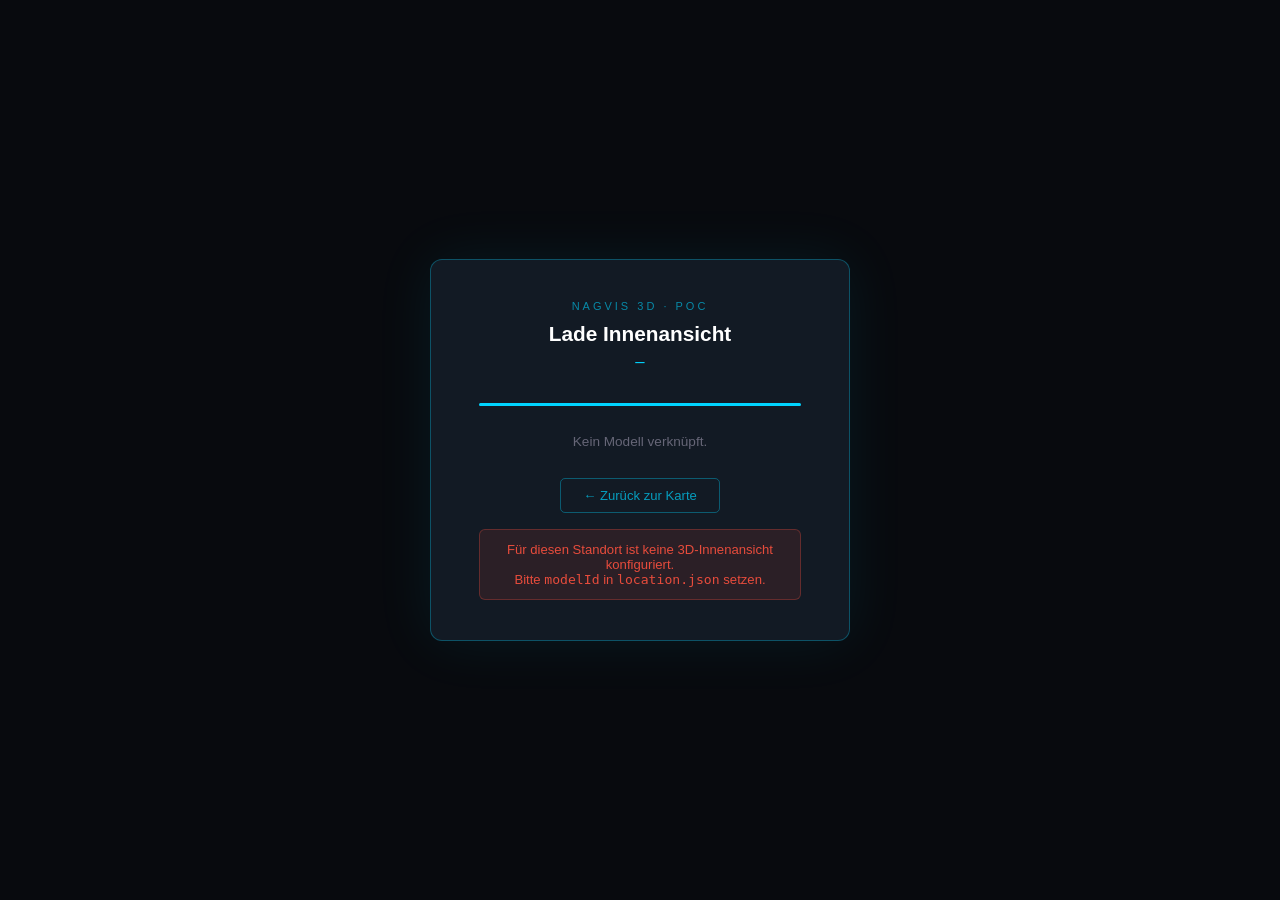
<file: 3d-maps/Cesium_Ion/internal_view.html>
<!DOCTYPE html>
<html lang="de">
<head>
  <meta charset="UTF-8">
  <title>NagVis 3D – Innenansicht</title>
  <style>
    *, *::before, *::after { box-sizing: border-box; margin: 0; padding: 0; }

    body {
      background: #080a0e;
      color: #c8d0da;
      font-family: 'Segoe UI', sans-serif;
      display: flex;
      align-items: center;
      justify-content: center;
      min-height: 100vh;
      overflow: hidden;
    }

    .card {
      background: rgba(20, 28, 38, 0.95);
      border: 1px solid rgba(0, 212, 255, 0.3);
      border-radius: 12px;
      padding: 40px 48px;
      text-align: center;
      max-width: 420px;
      width: 90%;
      box-shadow: 0 0 60px rgba(0, 212, 255, 0.08);
    }

    .logo {
      font-size: 11px;
      letter-spacing: 3px;
      text-transform: uppercase;
      color: #00d4ff;
      opacity: .6;
      margin-bottom: 10px;
    }

    h1 {
      font-size: 1.3rem;
      font-weight: 600;
      color: #fff;
      margin-bottom: 6px;
    }

    .site-name {
      font-size: 1.05rem;
      color: #00d4ff;
      margin-bottom: 28px;
      min-height: 1.4em;
    }

    /* Spinner */
    .spinner {
      width: 48px; height: 48px;
      border: 3px solid rgba(0, 212, 255, 0.15);
      border-top-color: #00d4ff;
      border-radius: 50%;
      animation: spin 0.8s linear infinite;
      margin: 0 auto 24px;
    }
    @keyframes spin { to { transform: rotate(360deg); } }

    .status-text {
      font-size: 0.85rem;
      color: #667;
      margin-bottom: 28px;
      min-height: 1.2em;
    }

    /* Progress bar */
    .bar-wrap {
      background: rgba(0,212,255,.1);
      border-radius: 4px;
      height: 3px;
      overflow: hidden;
      margin-bottom: 28px;
    }
    .bar {
      height: 100%;
      background: #00d4ff;
      width: 0%;
      transition: width 0.4s ease;
      box-shadow: 0 0 8px #00d4ff;
    }

    .btn-back {
      display: inline-block;
      padding: 9px 22px;
      border: 1px solid rgba(0,212,255,.35);
      border-radius: 5px;
      color: rgba(0,212,255,.7);
      font-size: 0.82rem;
      cursor: pointer;
      background: transparent;
      text-decoration: none;
      transition: border-color .2s, color .2s;
    }
    .btn-back:hover {
      border-color: #00d4ff;
      color: #00d4ff;
    }

    .no-model {
      display: none;
      margin-top: 16px;
      padding: 12px 16px;
      background: rgba(231,76,60,.12);
      border: 1px solid rgba(231,76,60,.3);
      border-radius: 6px;
      font-size: 0.82rem;
      color: #e74c3c;
    }
  </style>
</head>
<body>
<div class="card">
  <div class="logo">NagVis 3D · POC</div>
  <h1>Lade Innenansicht</h1>
  <div class="site-name" id="site-name">–</div>

  <div class="spinner"></div>

  <div class="bar-wrap"><div class="bar" id="bar"></div></div>

  <div class="status-text" id="status-text">Verbinde mit NagVis 3D…</div>

  <a href="index.html" class="btn-back">← Zurück zur Karte</a>

  <div class="no-model" id="no-model">
    Für diesen Standort ist keine 3D-Innenansicht konfiguriert.<br>
    Bitte <code>modelId</code> in <code>location.json</code> setzen.
  </div>
</div>

<script>
  const params  = new URLSearchParams(location.search);
  const siteId  = params.get('id')      || '';
  const modelId = params.get('modelId') || '';

  const nameEl   = document.getElementById('site-name');
  const statusEl = document.getElementById('status-text');
  const bar      = document.getElementById('bar');
  const noModel  = document.getElementById('no-model');

  // Resolve site display name from location.json
  async function resolveName() {
    try {
      const res   = await fetch('./location.json');
      const sites = await res.json();
      const site  = sites.find(s => s.id === siteId);
      if (site?.name) nameEl.textContent = site.name;
    } catch { /* fallback: show raw id */ }
    if (!nameEl.textContent || nameEl.textContent === '–') {
      nameEl.textContent = siteId || '–';
    }
  }

  function setBar(pct)  { bar.style.width = pct + '%'; }
  function setMsg(text) { statusEl.textContent = text; }

  async function run() {
    await resolveName();

    if (!modelId) {
      setBar(100);
      setMsg('Kein Modell verknüpft.');
      noModel.style.display = 'block';
      document.querySelector('.spinner').style.display = 'none';
      return;
    }

    setBar(30);
    setMsg('Modell erkannt: ' + modelId);
    await delay(300);

    setBar(65);
    setMsg('Öffne NagVis 3D…');
    await delay(400);

    setBar(100);
    setMsg('Weiterleiten…');
    await delay(250);

    // Redirect to the v3 app with the matching model hash
    window.location.href = `../v3/index.html#${encodeURIComponent(modelId)}`;
  }

  function delay(ms) { return new Promise(r => setTimeout(r, ms)); }

  run();
</script>
</body>
</html>
</file>
